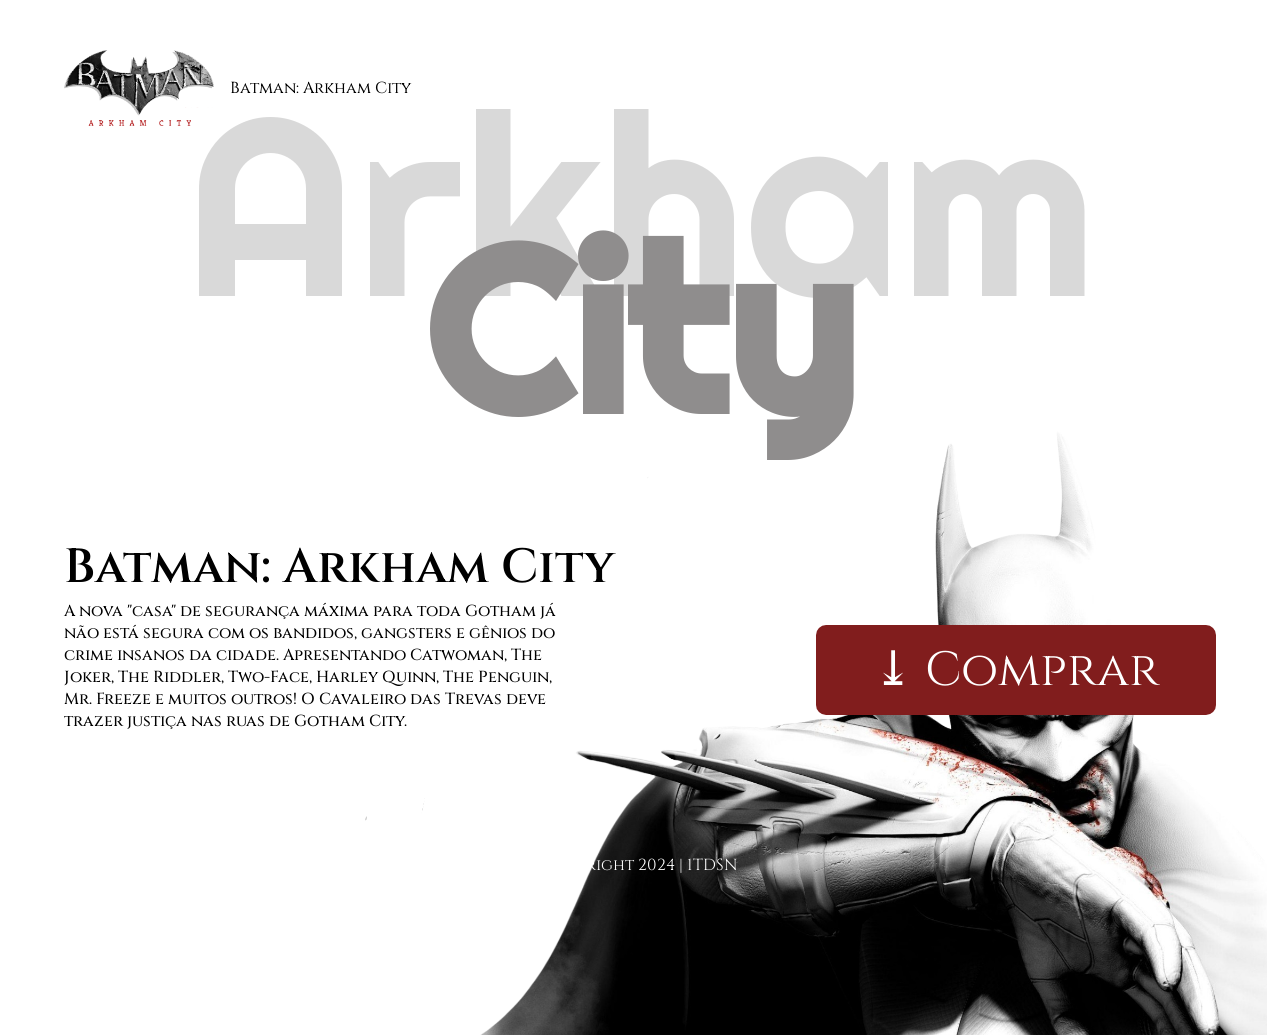
<file: Progração Web I/Batman: Arkham City/index.html>
<!DOCTYPE html>
<html lang="pt-br">
<head>
    <meta charset="UTF-8">
    <meta name="viewport" content="width=device-width, initial-scale=1.0">
    <title>Batman: Arkham City</title>
    <link rel="stylesheet" href="./style.css">
</head>
<body>
    <header>
        <div class="container">
            <a href="https://www.steamgriddb.com/game/15973">    
                <img src="./img/logo.png">
                <span>Batman: Arkham City</span>
            </a>
        </div>
    </header>
    <main>
        <div class="container">
            <div class="title">
                <h1 class="title_text">City</h1>
                <span class="title_transparent">Arkham</span>
            </div>
            <div class="description">
                <h2 class="description_title">Batman: Arkham City</h2>
                <p class="description_text">
                    A nova "casa" de segurança máxima para toda Gotham já não está segura com os bandidos, gangsters e gênios do crime insanos 
                    da cidade. Apresentando Catwoman, The Joker, The Riddler, Two-Face, Harley Quinn, The Penguin, Mr. Freeze e muitos outros!
                    O Cavaleiro das Trevas deve trazer justiça nas ruas de Gotham City.
                </p>
            </div>
            <a href="https://store.steampowered.com/app/200260/Batman_Arkham_City__Game_of_the_Year_Edition/"
            class="action" target="_blank">
                &#10515; Comprar
            </a>
        </div>
    </main>
    <footer>
        <div class="container">
            <p class="footer_text">
                Copyright 2024 | 1TDSN
            </p>
        </div>
    </footer>
    <img class="batman-image" src="./img/batman.png" alt="Imagem Batman">
</body>
</html>
</file>
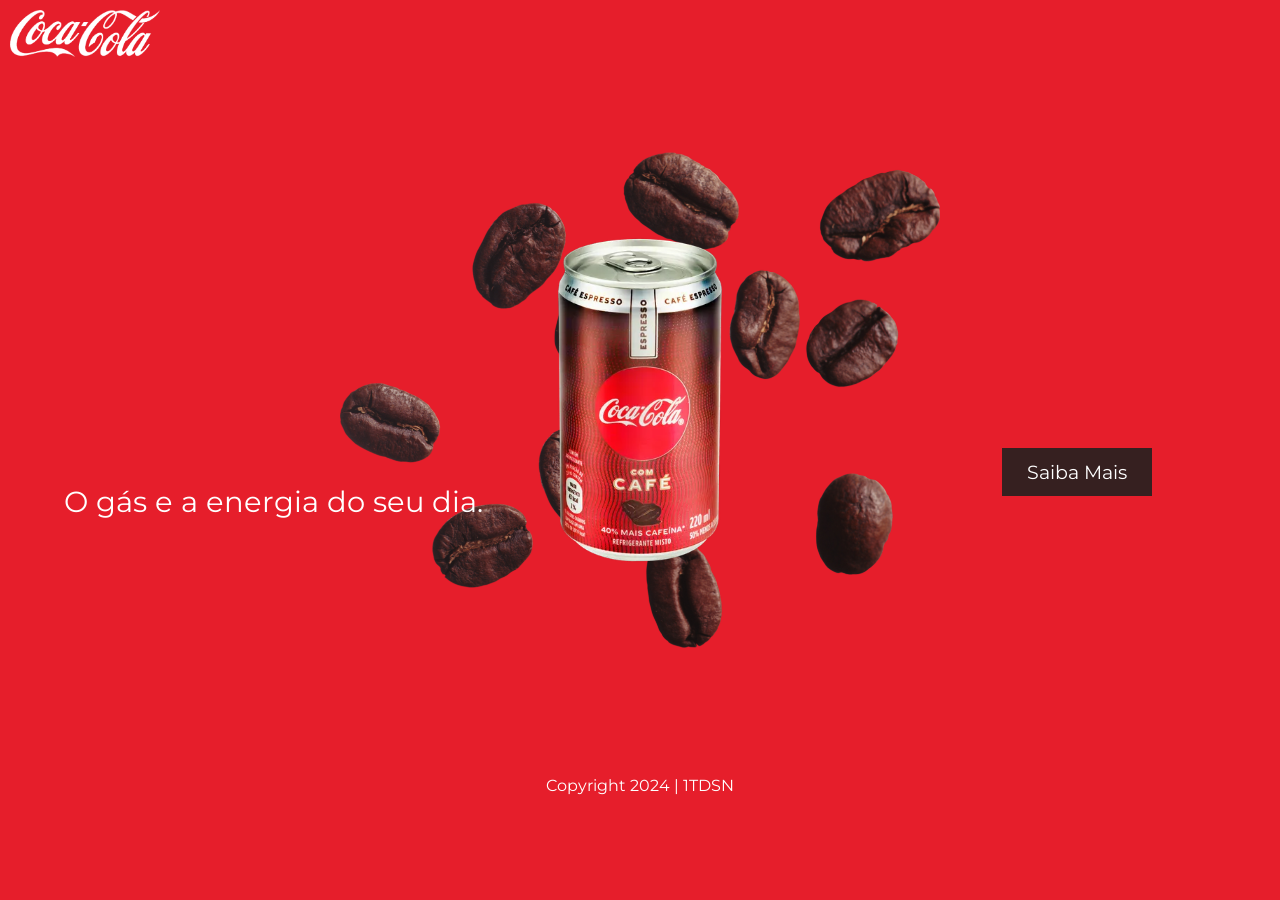
<file: Progração Web I/Coca Café/index.html>
<!DOCTYPE html>
<html lang="pt-br">
<head>
    <meta charset="UTF-8">
    <meta name="viewport" content="width=device-width, initial-scale=1.0">
    <title>Coca-Cola</title>
    <link rel="stylesheet" href="style.css">
</head>
<body>
    <header>
        <div class="header-container">
            <img src="./img/logo2.png" alt="Logo Coca-Cola" class="logo">
        </div>
    </header>

    <main>
        <div class="container">
            <img src="./img/coca.png" alt="Lata de Coca-Cola" class="coca-image">
            <img src="./img/cafe.png" alt="Grãos de café" class="cafe-image">
            <p class="description">O gás e a energia do seu dia.</p>
            <a href="https://andina.nasuacasa.coca-cola.com.br/coca-cola-plus-cafe-espresso-lata-220ml/p" class="action">Saiba Mais</a>
        </div>
    </main>

    <footer>
        <p>Copyright 2024 | 1TDSN</p>
    </footer>
</body>
</html>
</file>
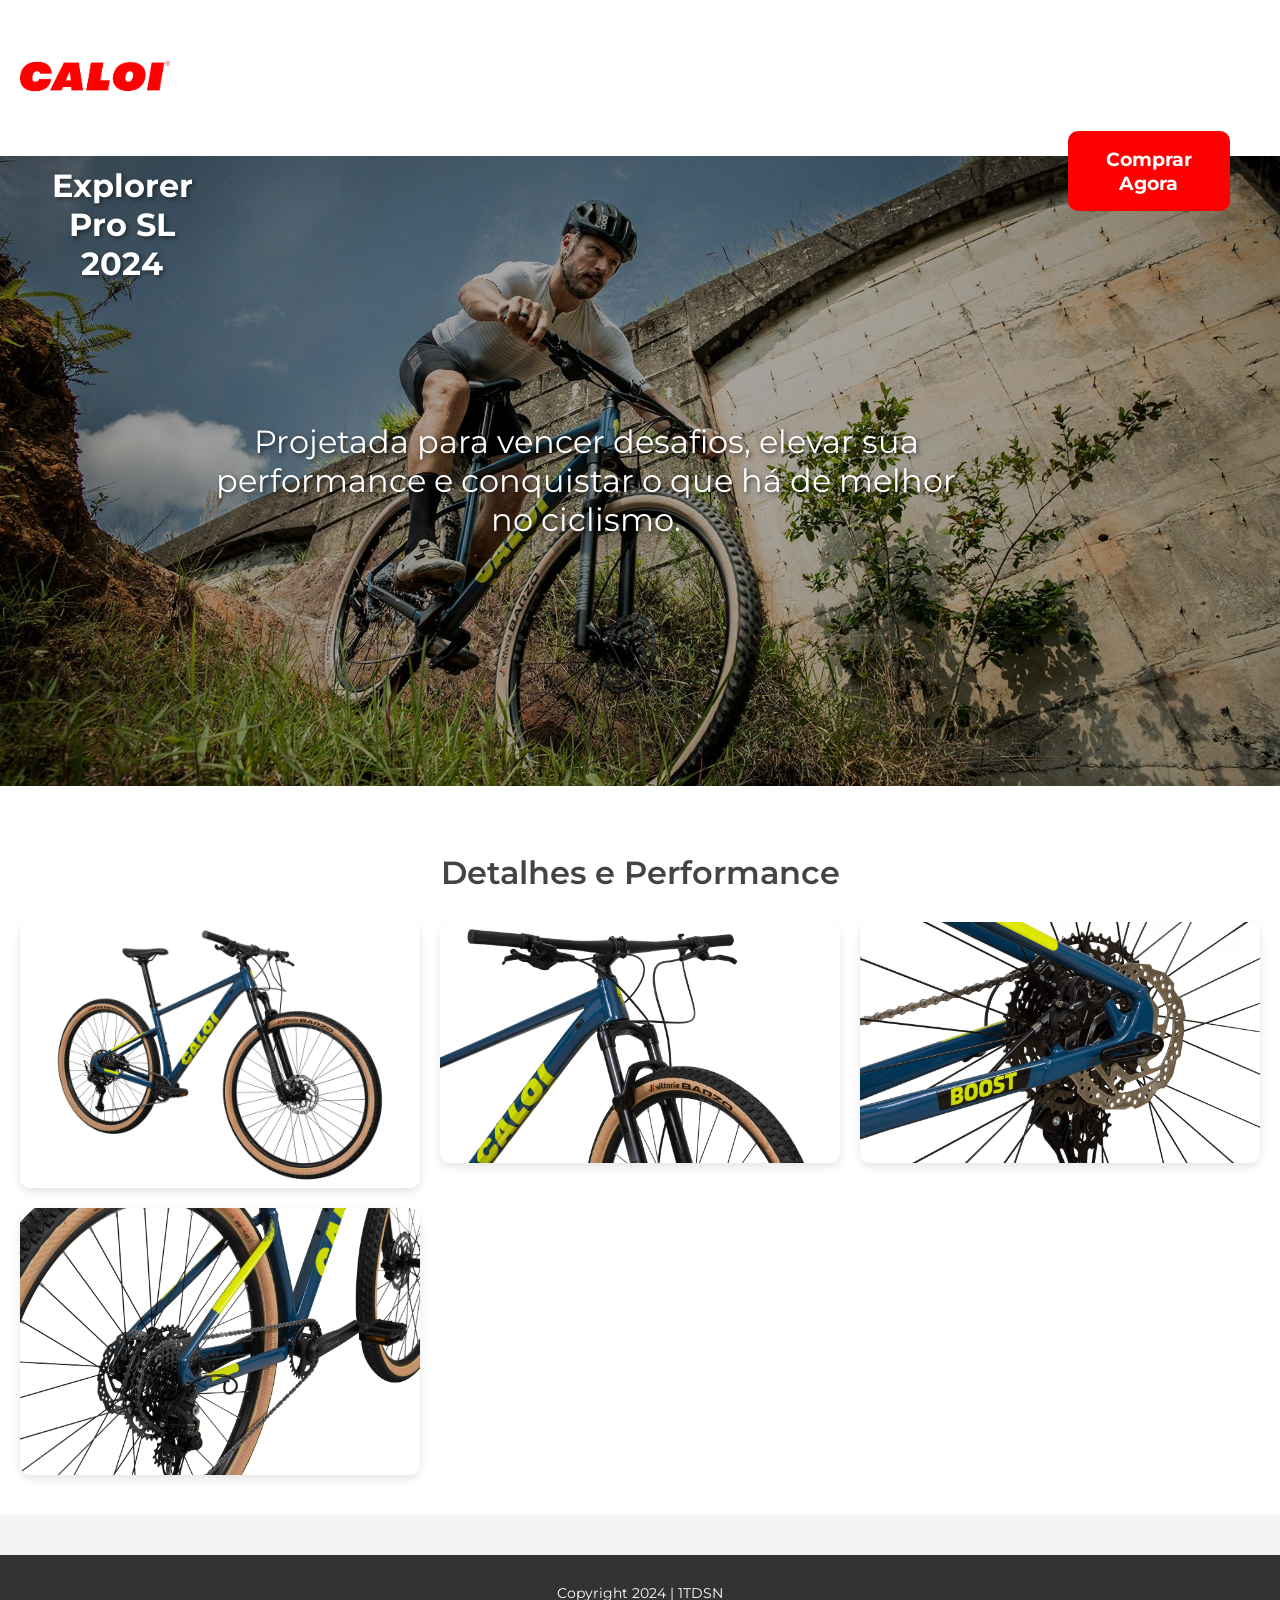
<file: Progração Web I/Explorer Pro SL 2024/index.html>
<!DOCTYPE html>
<html lang="pt-br">
<head>
    <meta charset="UTF-8">
    <meta name="viewport" content="width=device-width, initial-scale=1.0">
    <title>Explorer Pro SL</title>
    <link rel="stylesheet" href="style.css">
</head>
<body>
    <header>
        <div class="header-container">
            <a href="https://worldvectorlogo.com/pt/logo/caloi-2">
                <img src="./img/logo.png" alt="Logo da Caloi" class="logo">
            </a>
        </div>
    </header>
    
    <main>
        <div class="container">
            <div class="title">
                <h1 class="title_text">Explorer Pro SL 2024</h1>
            </div>
            <div class="description">
                <p class="description_text">
                    Projetada para vencer desafios, elevar sua performance e conquistar o que há de melhor no ciclismo.
                </p>
            </div>
            <a href="https://caloi.com/produto/explorer-pro-sl-2024" class="action" target="_blank">
                 Comprar Agora
            </a>
        </div>
    </main>

    <section class="gallery">
        <h2>Detalhes e Performance</h2>
        <div class="images-grid">
            <img src="./img/bike1.jpg" alt="Explorer Pro SL no fundo branco">
            <img src="./img/bike2.jpg" alt="Detalhes do quadro da Explorer Pro SL">
            <img src="./img/bike3.jpg" alt="Detalhes da transmissão da Explorer Pro SL">
            <img src="./img/bike4.jpg" alt="Detalhes das rodas da Explorer Pro SL">
        </div>
    </section>

    <footer>
        <p>Copyright 2024 | 1TDSN</p>
    </footer>
</body>
</html>
</file>
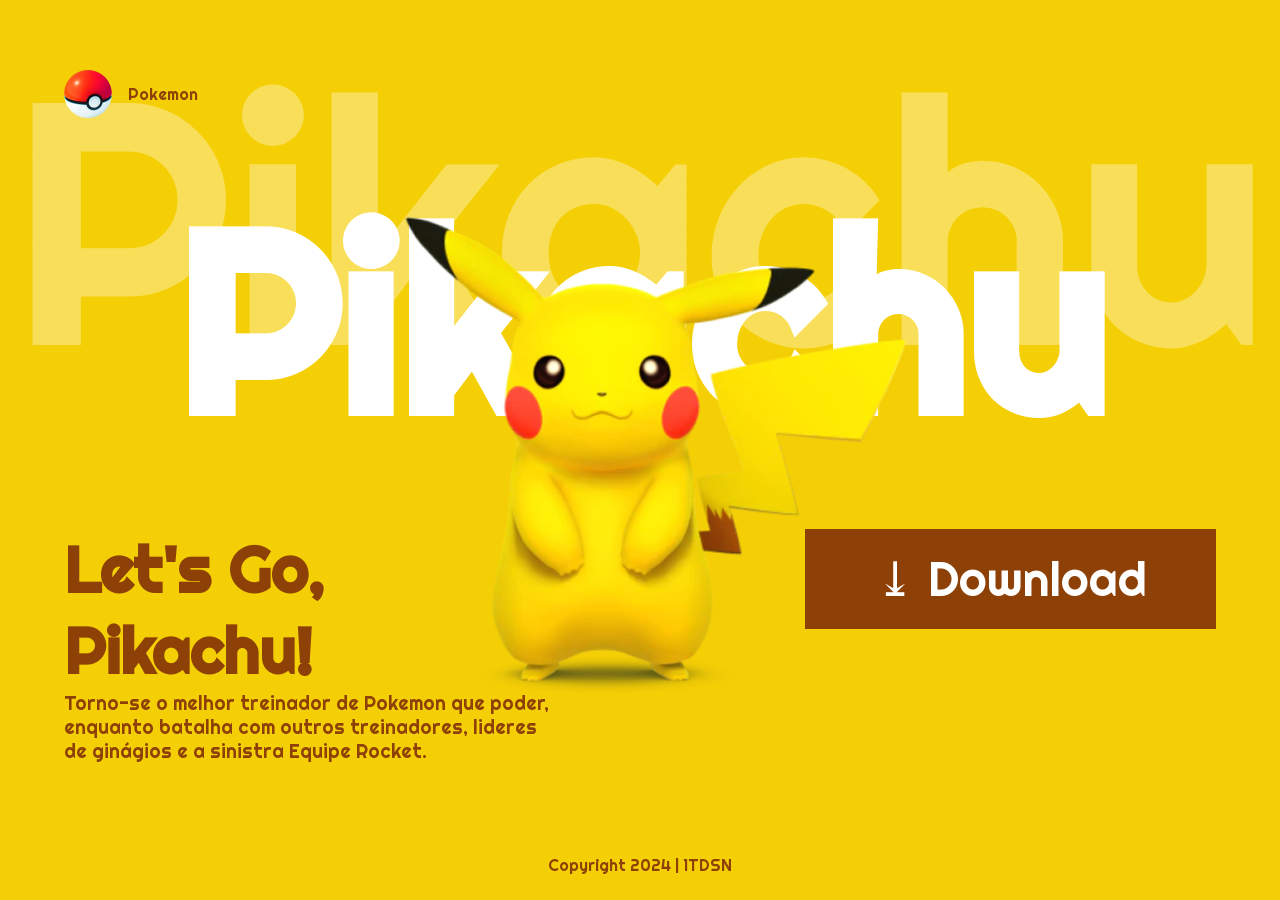
<file: Progração Web I/Pikachu Site/index.html>
<!DOCTYPE html>
<html lang="pt-br">
<head>
    <meta charset="UTF-8">
    <meta name="viewport" content="width=device-width, initial-scale=1.0">
    <title>Let's go, Pikachu</title>
    <link rel="stylesheet" href="./style.css">
</head>
<body>
    <header>
        <div class="container">
            <a href="https://pokemon.com/br/">    
            <img src="./img/poke-bola.png">
            <span>Pokemon</span>
            </a>
        </div>
    </header>
    <main>
        <div class="container">
            <div class="title">
                <h1 class="title_text">Pikachu</h1>
                <span class="title_transparent">Pikachu</span>
        </div>
        <div class="description">
            <h2 class="description_title">
                Let's Go, Pikachu!
            </h2>
            <p class="description_text">
                Torno-se o melhor treinador de Pokemon que poder,
                 enquanto batalha com outros treinadores, lideres de ginágios e a sinistra
                 Equipe Rocket.
            </p>
        </div>
        <a href="https://play.google.com/store/apps/details?id=jp.pokemon.pokemonquest"
        class="action" target="_blank">
            &#10515; Download
        </a>
    </div>
    </main>
    <footer>
        <div class="container">
            <p class="footer_text">
                Copyright 2024 | 1TDSN
            </p>
        </div>
    </footer>
    <img class="pikachu-image" src="./img/pikachu.png" alt="Imagem Pikachu">
</body>
</html>
</file>
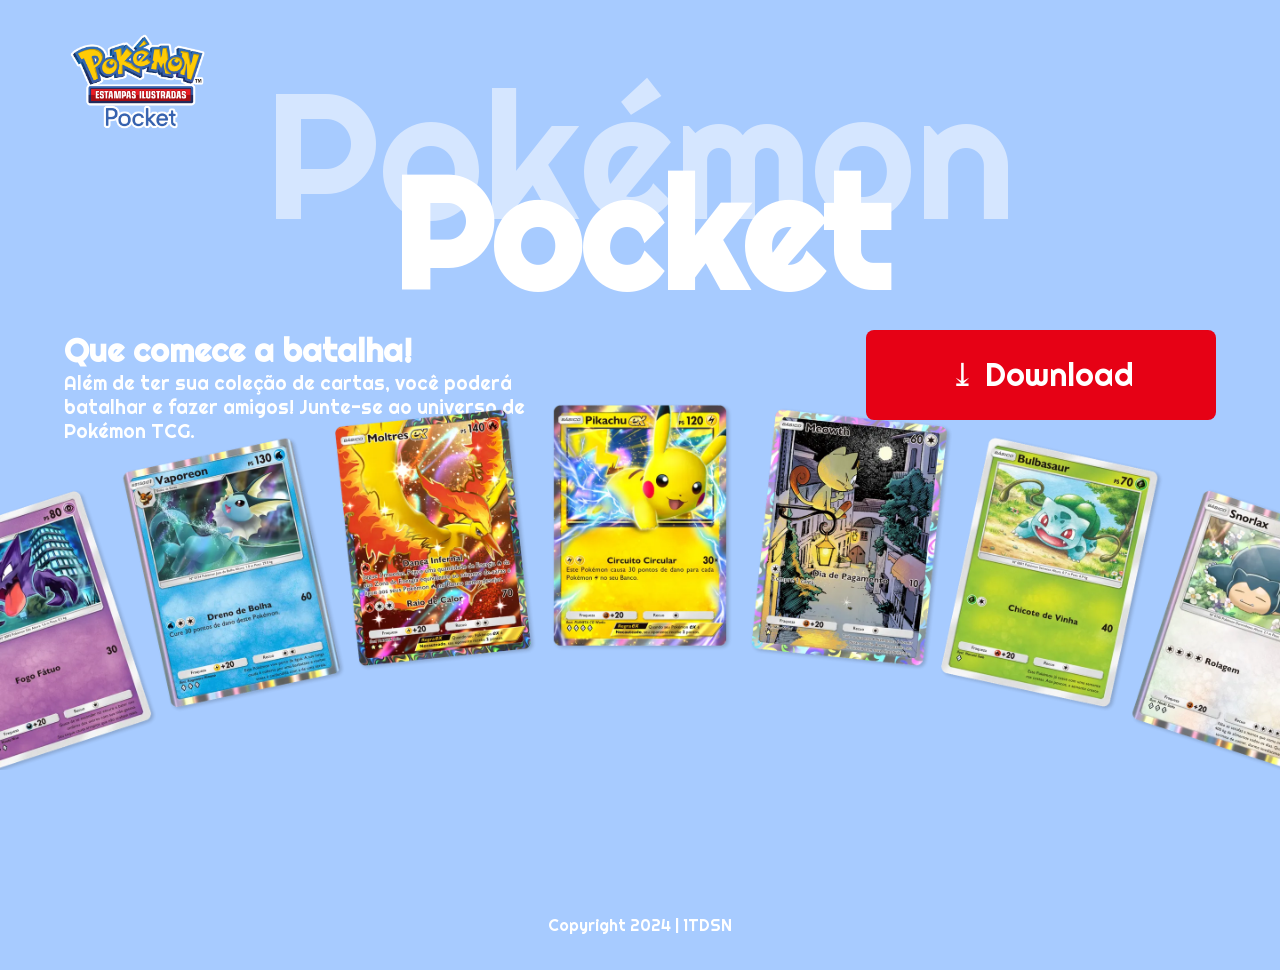
<file: Progração Web I/Site TCG Pocket/index.html>
<!DOCTYPE html>
<html lang="pt-br">
<head>
    <meta charset="UTF-8">
    <meta name="viewport" content="width=device-width, initial-scale=1.0">
    <title>TCG Pocket</title>
    <link rel="stylesheet" href="./style.css">
</head>
<body>
    <header>
        <div class="container">
            <a href="https://pokemon.com/br/">    
            <img src="./img/tcglogo.png">
            </a>
        </div>
    </header>
    <main>
        <div class="container">
            <div class="title">
                <h1 class="title_text">Pocket</h1>
                <span class="title_transparent">Pokémon</span>
        </div>
        <div class="description">
            <h2 class="description_title">
                Que comece a batalha!
            </h2>
            <p class="description_text">
                Além de ter sua coleção de cartas,
                você poderá batalhar e fazer amigos! Junte-se
                ao universo de Pokémon TCG.
            </p>
        </div>
        <a href="https://play.google.com/store/apps/details?id=jp.pokemon.pokemontcgp"
        class="action" target="_blank">
            &#10515; Download
        </a>
    </div>
    </main>
    <img class="tcg-image" src="./img/tcg.png" alt="Imagem TCG">
    <footer>
        <div class="container"> 
            <p class="footer_text">
                Copyright 2024 | 1TDSN
            </p>
        </div>
    </footer>
</body>
</html>
</file>
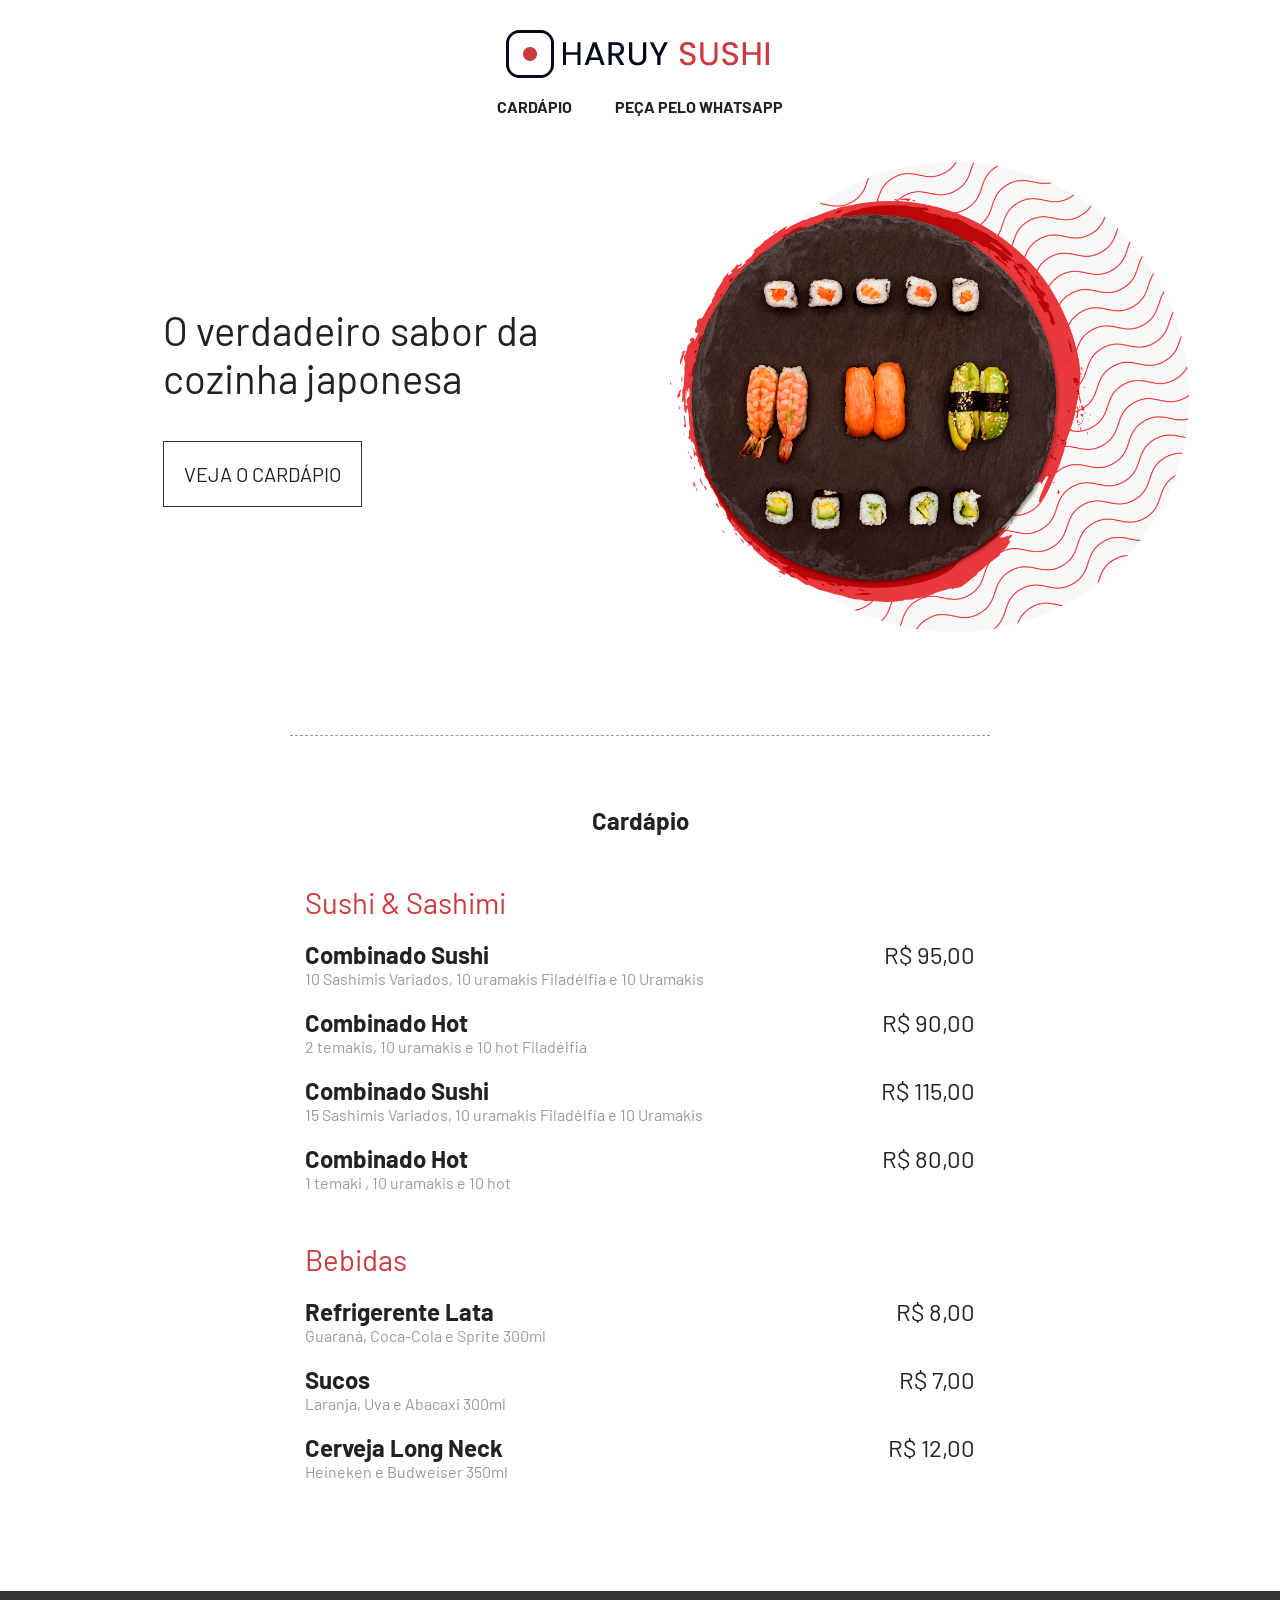
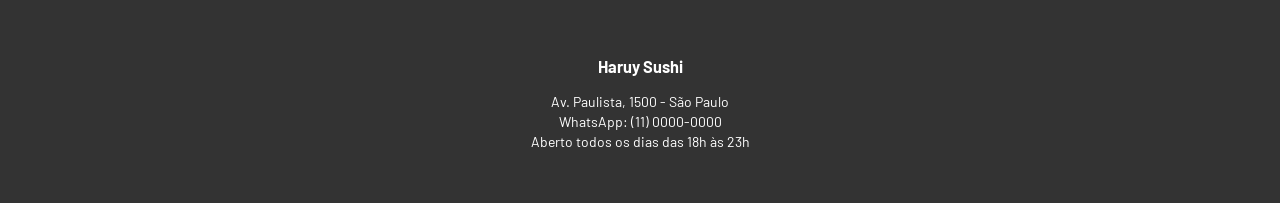
<file: Progração Web I/Sushi/index.html>
<!DOCTYPE html>
<html lang="pt-br">
<head>
    <meta charset="UTF-8">
    <meta name="viewport" 
          content="width=device-width, initial-scale=1.0">
    <title>Haruy Sushi</title>
    <link rel="stylesheet" href="./style.css">
</head>
<body>
    <header class="header">
        <img src="./IMG/logo.png" 
             alt="Haruy Sushi">                    
        <nav class="menu">
            <ul class="menu-links">
                <li><a href="#cardapio">CARDÁPIO</a></li>    
                <li><a href="https://wa.me/5511974614291">PEÇA PELO WHATSAPP</a></li>    
            </ul>            
        </nav>
    </header>

    <section class="banner">
        <div class="coluna">
            <p>O verdadeiro sabor da cozinha japonesa</p>
            <p><a class="botao" href="#cardapio">VEJA O CARDÁPIO</a></p>
        </div>
        <div class="coluna">
            <img src="./IMG/banner.png" alt="Prato">
        </div>
    </section>

    <section class="cardapio" id="cardapio">
        <h1>Cardápio</h1>
        <div class="cardapio-categoria">
            Sushi & Sashimi
        </div>        
        <div class="cardapio-item">
            <div class="cardapio-nome">Combinado Sushi</div>
            <div class="cardapio-preco">R$ 95,00</div>
            <div class="cardapio-descricao">10 Sashimis Variados, 10 uramakis Filadélfia e 10 Uramakis</div>            
        </div>     

        <div class="cardapio-item">
            <div class="cardapio-nome">Combinado Hot</div>            
            <div class="cardapio-preco">R$ 90,00</div>
            <div class="cardapio-descricao">2 temakis, 10 uramakis e 10 hot Filadélfia</div>
        </div>
        <div class="cardapio-item">
            <div class="cardapio-nome">Combinado Sushi</div>            
            <div class="cardapio-preco">R$ 115,00</div>
            <div class="cardapio-descricao">15 Sashimis Variados, 10 uramakis Filadélfia e 10 Uramakis</div>
        </div>
        <div class="cardapio-item">
            <div class="cardapio-nome">Combinado Hot</div>            
            <div class="cardapio-preco">R$ 80,00</div>
            <div class="cardapio-descricao">1 temaki , 10 uramakis e 10 hot</div>
        </div>

        <div class="cardapio-categoria">
            Bebidas
        </div> 

        <div class="cardapio-item">
            <div class="cardapio-nome">Refrigerente Lata</div>            
            <div class="cardapio-preco">R$ 8,00</div>
            <div class="cardapio-descricao">Guaraná, Coca-Cola e Sprite 300ml</div>
        </div>
        <div class="cardapio-item">
            <div class="cardapio-nome">Sucos</div>            
            <div class="cardapio-preco">R$ 7,00</div>
            <div class="cardapio-descricao">Laranja, Uva e Abacaxi 300ml</div>
        </div>
        <div class="cardapio-item">
            <div class="cardapio-nome">Cerveja Long Neck</div>            
            <div class="cardapio-preco">R$ 12,00</div>
            <div class="cardapio-descricao">Heineken e Budweiser 350ml</div>
        </div> 
    </section>

    <footer>
        <h3><b>Haruy Sushi</b></h3>
        <p>Av. Paulista, 1500 - São Paulo</p>
        <p>WhatsApp: (11) 0000-0000</p>
        <p>Aberto todos os dias das 18h às 23h </p>
    </footer>
</body>
</html>
</file>
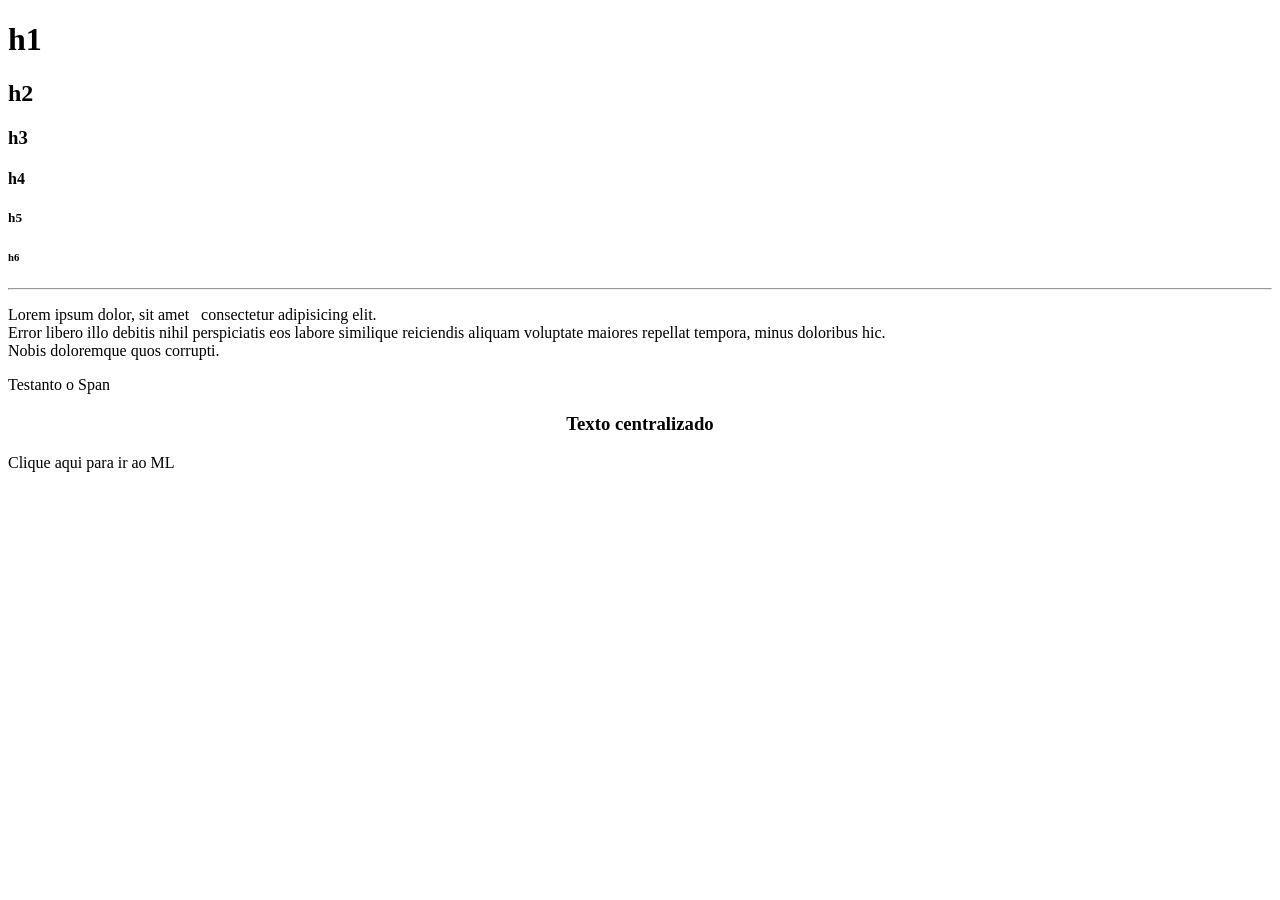
<file: exercicio01.html>
<!DOCTYPE html>
<html lang="pt-br">
<head>
    <meta charset="UTF-8">
    <meta name="viewport" content="width=device-width, initial-scale=1.0">
    <title>Exercício 01</title>
</head>
<body>
    <!-- Linha de Título -->
     <h1>h1</h1>
     <h2>h2</h2>
     <h3>h3</h3>
     <h4>h4</h4>
     <h5>h5</h5>
     <h6>h6</h6> 
     <!-- linha horizontal -->
     <hr>
     <!-- Parágrafo -->
      <p>
        Lorem ipsum dolor, sit amet &nbsp consectetur adipisicing elit. 
        <br> Error libero illo debitis nihil perspiciatis eos labore similique reiciendis aliquam voluptate maiores repellat tempora, minus doloribus hic. 
        <br> Nobis doloremque quos corrupti.
    </p>
    <!-- Texto com span -->
     <span>Testanto o Span </span>
     <!-- centralizar -->
      <center>
        <h3>
            Texto centralizado
        </h3>
      </center>
      <!-- Link simples -->
       <a href="https://www.mercadolivre.com.br/" ></a>
      Clique aqui para ir ao ML
</body>
</html>
</file>
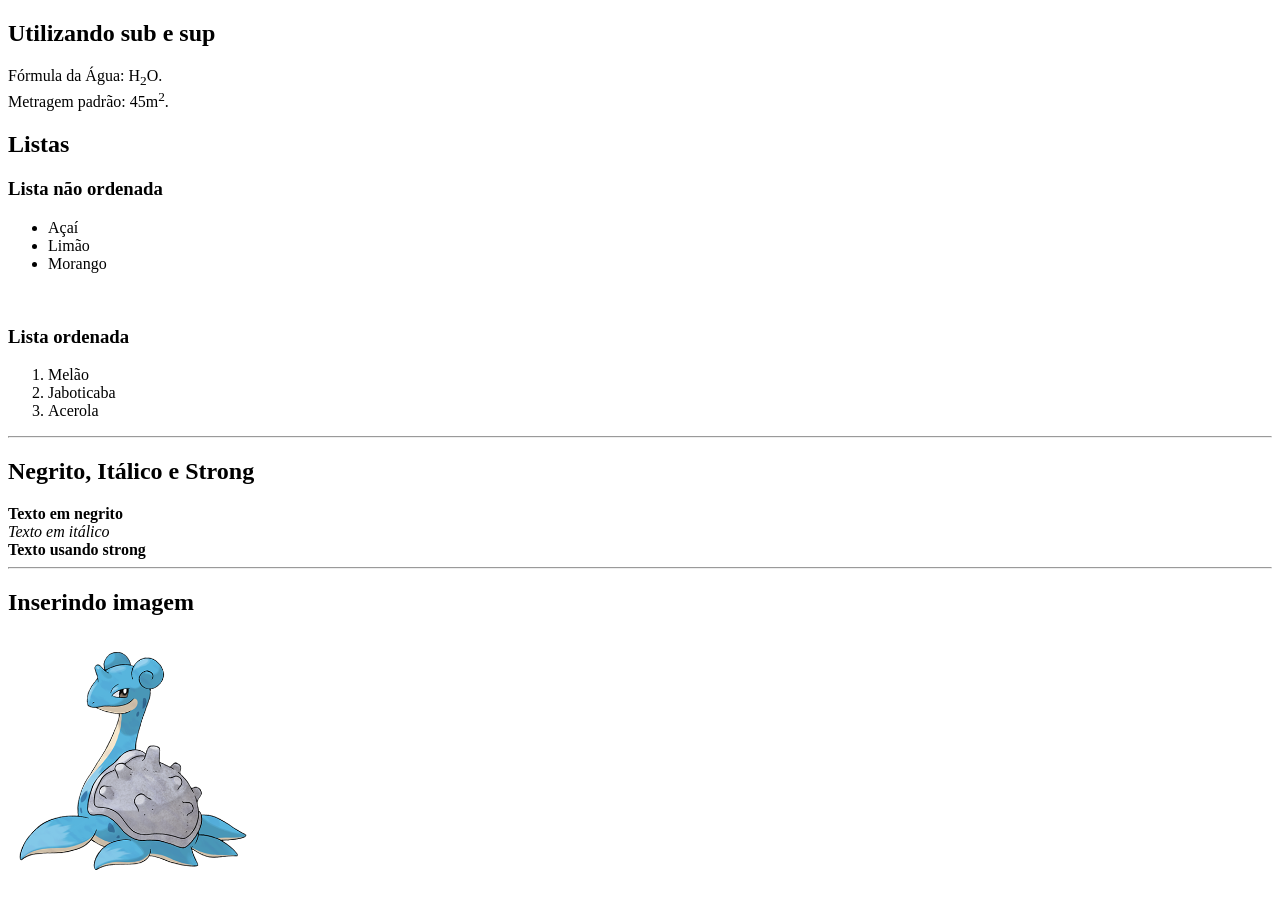
<file: exercicio02.html>
<!DOCTYPE html>
<html lang="pt-br">
<head>
    <meta charset="UTF-8">
    <meta name="viewport" content="width=device-width, initial-scale=1.0">
    <title>Document</title>
</head>
<body>
    <h2>Utilizando sub e sup</h2>
      Fórmula da Água: H<sub>2</sub>O.<br>
      Metragem padrão: 45m<sup>2</sup>.<br>
    
    <h2>Listas</h2>
     <h3>Lista não ordenada</h3>
     <ul>
        <li>Açaí</li>
        <li>Limão</li>
        <li>Morango</li>
     </ul><br>
     
     <h3>Lista ordenada</h3>
     <ol>
        <li>Melão</li>
        <li>Jaboticaba</li>
        <li>Acerola</li>
     </ol>
    <hr>
    <h2>Negrito, Itálico e Strong</h2>
        <b>Texto em negrito</b><br>
        <i>Texto em itálico</i><br>
        <strong>Texto usando strong</strong>
    <hr>
    <h2>Inserindo imagem</h2>
    <img src="lapras.png" alt="Foto do Lapras" width="250px" height="250px">

</body>
</html>
</file>
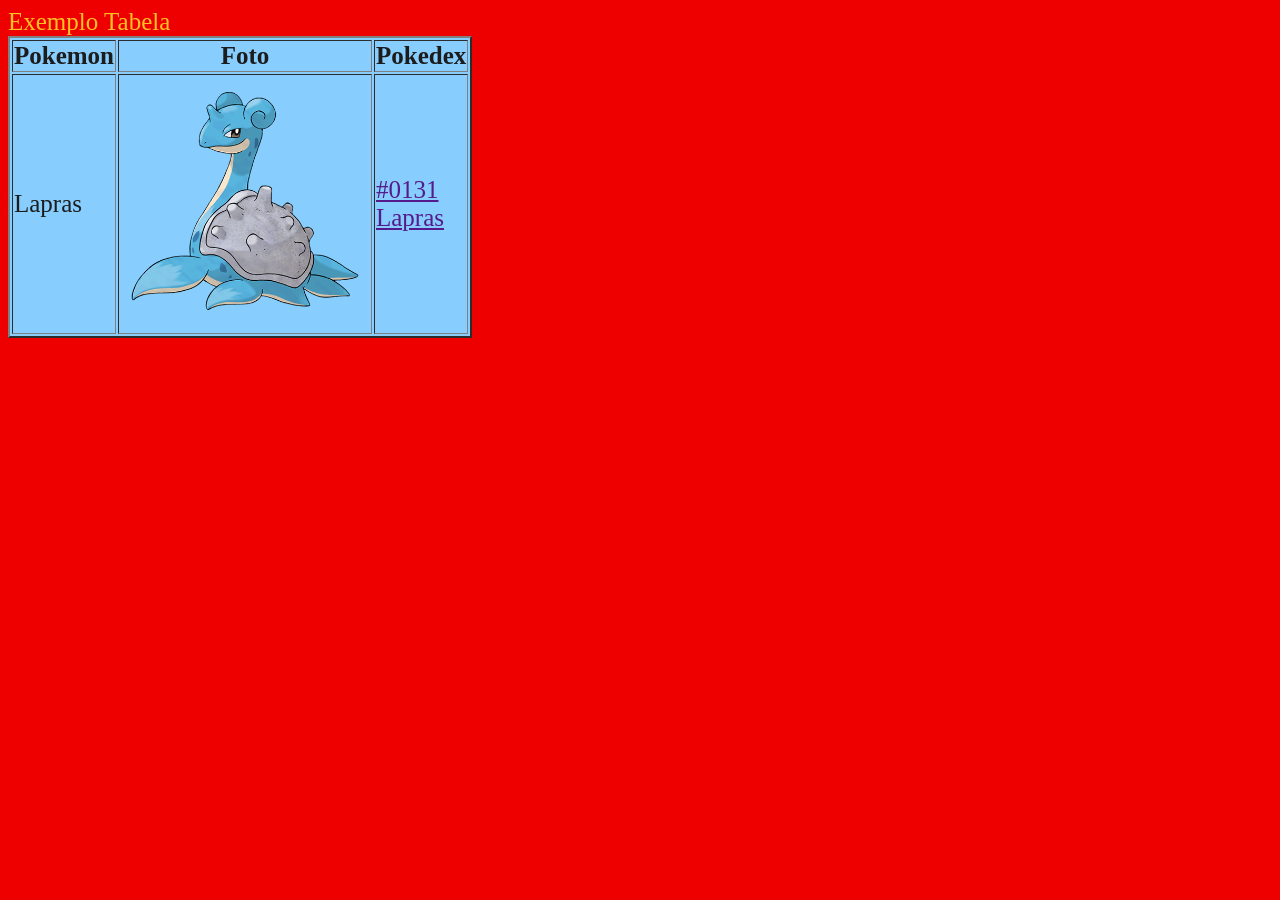
<file: exercicio03.html>
<!DOCTYPE html>
<html lang="pt-br">
<head>
    <meta charset="UTF-8">
    <meta name="viewport" content="width=device-width, initial-scale=1.0">
    <title>Tabela</title>
</head>
<body style=" background-color: #EE0000; color: #FFC125; font-family: 'Times New Roman'; font-size: 25px; "
    <h1 style= "color: #FFC125"> Exemplo Tabela </h1>
    <!-- <Inicio da tabela> -->
    <table  width="25%"
            border="2px" 
            style="background-color: #87CEFF;color:#1C1C1C;font-family: 'Times New Roman'; font-size: 25px;"> 
        
        <tr><!-- Inicio da linha -->
            <th>Pokemon</th>
            <th>Foto</th>
            <th>Pokedex</th>
        </tr><!--  Final da linha -->
           <tr> <!-- Inicio da linha  -->
            <td>Lapras</td>
            <td><img src="lapras.png" alt="Lapras" width="250px" height="250px"></td>
            <td><a href=""> #0131 Lapras </a></td>
        </tr><!-- Final da linha -->
   </table> <!-- Final da tabela -->
</body>
</html>
</file>
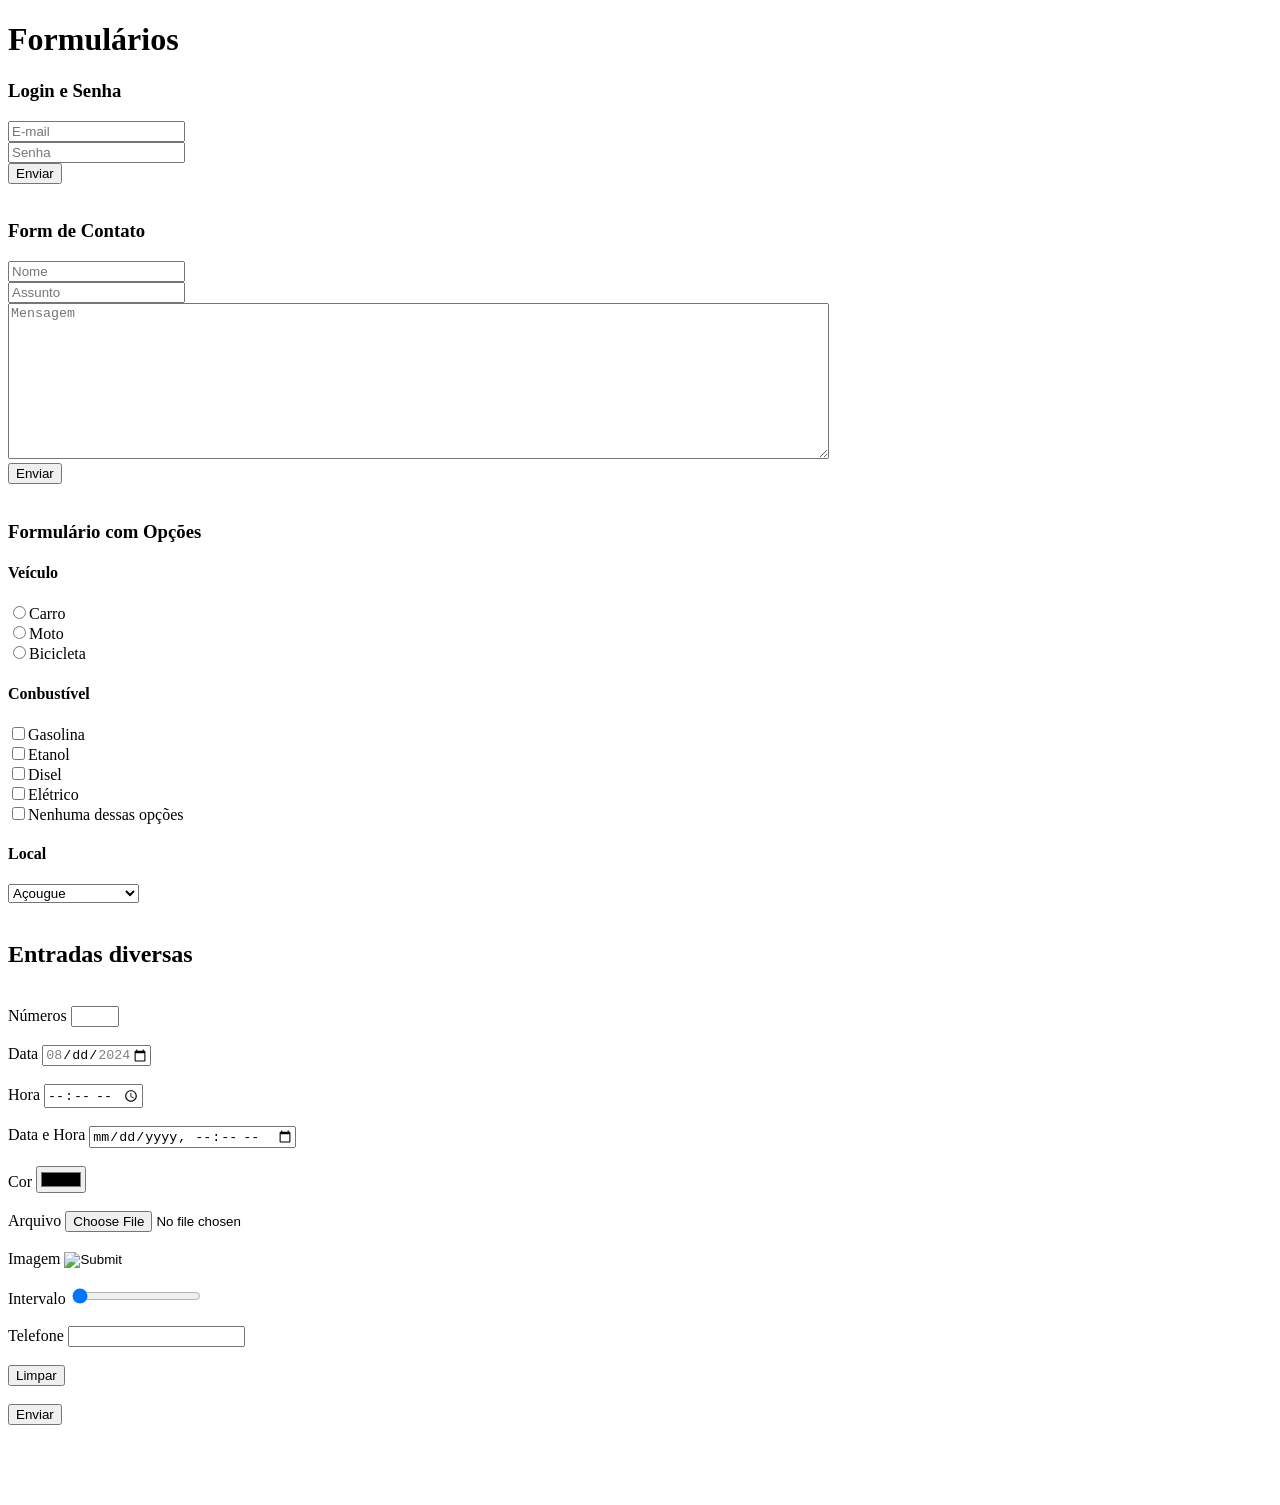
<file: exercicio05.html>
<!DOCTYPE html>
<html lang="pt-br">
<head>
    <meta charset="UTF-8">
    <meta name="viewport" content="width=device-width, initial-scale=1.0">
    <title>Login e Senha</title>
</head>
<body>
    <h1>Formulários</h1>
    <h3>Login e Senha</h3>
    <form action=" " method="post">
        <input type="email" placeholder="E-mail"required><br>
        <input type="password" placeholder="Senha"required><br>
        <button type="submit">Enviar</button>
    </form>
    <br><h3>Form de Contato</h3>
    <form action=""method="post">
        <input type="text" placeholder="Nome" required><br>
        <input type="text" placeholder="Assunto" required><br>
        <textarea cols="100" rows="10" placeholder="Mensagem"></textarea><br>
        <input type="button" value="Enviar">
    </form>
    <br><h3>Formulário com Opções</h3>
    <form action="" method="post">
        <h4>Veículo</h4>
        <input type="radio" name="tipo">Carro<br>
        <input type="radio" name="tipo">Moto<br>
        <input type="radio" name="tipo">Bicicleta<br>
        
        <h4>Conbustível</h4>
        <input type="checkbox">Gasolina<br>
        <input type="checkbox">Etanol<br>
        <input type="checkbox">Disel<br>
        <input type="checkbox">Elétrico<br>
        <input type="checkbox">Nenhuma dessas opções<br>

        <h4>Local</h4>
        <select>
            <option>Açougue</option>
            <option>Padaria</option>
            <option>Farmácia</option>
            <option>Posto de Gasolina</option>
        </select>
    </form>
    
    <br><h2>Entradas diversas</h2><br>
    <form 0action="" method="post">
        Números <input type="number" 
        max="20" min="1"><br>
        <br>
        Data <input type="date"
        min="2024-08-10" max="2024-08-30"><br>
        <br>
        Hora <input type="time"><br>
        <br>
        Data e Hora <input type="datetime-local"><br>
        <br>
        Cor <input type="color"><br>
        <br>
        Arquivo <input type="file"><br>
        <br>
        Imagem <input type="image"><br>
        <br>
        Intervalo <input type="range" min="1" max="20" step="1" value="1"><br>
        <br>
        Telefone <input type="tel"><br>
        <br>
        <input type="reset" value="Limpar"><br>
        <br>
        <input type="submit" value="Enviar">
    </form>
    <br><br><br><br>
</body>
</html>
</file>
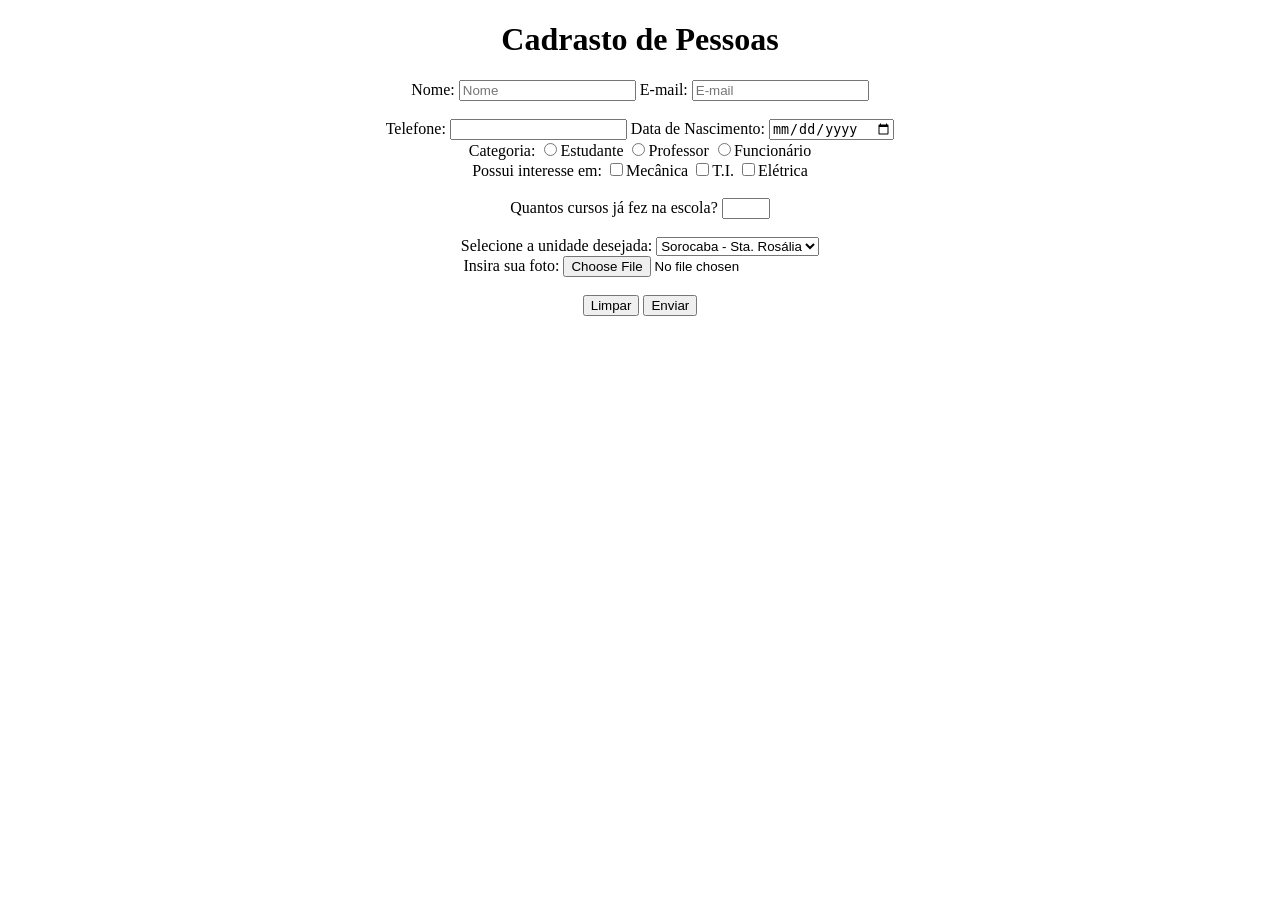
<file: exercicio06.html>
<!DOCTYPE html>
<html lang="pt-br">
<head>
    <meta charset="UTF-8">
    <meta name="viewport" content="width=device-width, initial-scale=1.0">
    <title>Formulário</title>
</head>
<body>
    <h1><center>Cadrasto de Pessoas</center></h1>
    <form action="" method="post">
        <center>Nome: <input type="text" placeholder="Nome" required> E-mail: <input type="email" placeholder="E-mail"required></center>
        <br>
        <center>Telefone: <input type="tel"> Data de Nascimento: <input type="date"></center>
        <center>Categoria: <input type="radio" name="tipo">Estudante <input type="radio" name="tipo">Professor <input type="radio" name="tipo">Funcionário</center>
        <center>Possui interesse em: <input type="checkbox">Mecânica <input type="checkbox">T.I. <input type="checkbox">Elétrica</center>
        <br>
        <center>Quantos cursos já fez na escola? <input type="number" max="10" min="0"></center>
        <br>
        <center>Selecione a unidade desejada: <select><option>Sorocaba - Sta. Rosália</option> </select></center>
        <center>Insira sua foto: <input type="file"></center>
        <br>
        <center><input type="reset" value="Limpar"> <input type="submit" value="Enviar"></center>
    </form>
</body>
</html>
</file>
<file: Progração Web I/Batman: Arkham City/style.css>
@import url('https://fonts.googleapis.com/css2?family=Righteous&display=swap');
@import url('https://fonts.googleapis.com/css2?family=Cinzel:wght@400..900&display=swap');

* {
    margin: 0;
    padding: 0;
    box-sizing: border-box;
}

:root {
    --primary-color: #fff;
    --secondary-color: #000000;
    --tertiary-color: #811d1d;
}

body {
    height: 100vh;
    background-color: var(--primary-color);
    display: flex;
    flex-direction: column;
    font-family: 'Righteous', cursive;
}

.container {
    height: 100%;
    display: grid;
    grid-template-columns: repeat(12, 1fr);
    width: 90vw;
    margin: auto;
}

header {
    margin-top: 50px;
}
header img {
    width: 150px;
    height: auto;
}
header a {
    grid-column: 1/-1;
    display: flex;
    align-items: center;
    gap: 16px;
    text-decoration: none;
    color: var(--secondary-color);
    font: 2rem;
    font-family: 'Cinzel', serif;
    font-weight: 450;
}

main {
    flex-grow: 1;
}

.title {
    position: relative;
    grid-column: 1/-1;
    place-self: center;
    display: flex;
    flex-direction: column;
    justify-content: center;
    align-items: center;
}

.title_text {
    font-size: 18vw;
    color: #8f8d8d;
}

.title_transparent {
    position: absolute;
    top: -50%;
    font-size: 20vw;
    color: #8f8d8d56;
    z-index: -1;
}

.description {
    grid-column: 1/7;
    place-self: start;
    color: var(--secondary-color);
    z-index: 1;
}
.description_title {
    font-size: 3rem;
    color: var(--secondary-color);
    font-family: 'Cinzel', serif;
    font-weight: 600;
}

.description_text {
    color: var(--secondary-color);
    width: 500px;
    font-size: 1rem;
    font-family: 'Cinzel', serif;
    font-weight: 500;
}

.action {
    grid-column: 7/-1;
    place-self: start end;
    height: 90px;
    width: 400px;
    background-color: var(--tertiary-color);
    color: #fff;
    font-size: 3rem;
    text-decoration: none;
    display: flex;
    justify-content: center;
    align-items: center;
    z-index: 1;
    font-family: 'Cinzel', serif;
    border-radius: 10px;
    margin-top: 90px;
}

.footer_text {
    grid-column: 1/-1;
    place-self: center;
    margin-bottom: 24px;
    color: var(--primary-color);
    font-size: 1rem;
    font-family: 'Cinzel', serif;
}

.batman-image {
    position: absolute;
    top: 115%;
    left: 99%;
    transform: translate(-100%, -100%);
    max-width: 80%;
    height: auto;
    z-index: -1;
}

/* Responsividade */
@media (max-width: 800px) {
    .container {
        grid-template-columns: 1fr;
    }

    header {
        margin-top: 30px;
    }

    .title {
        place-self: start center;
        transform: translateY(20%);
    }

    .description {
        grid-column: 1;
        grid-row: 2;
        text-align: center;
    }

    .action {
        grid-column: 1;
        grid-row: 3;
        place-self: end center;
        margin-bottom: 24px;
    }

    .footer_text {
        display: none;
    }
}

@media (max-width: 400px) {
    .description_title {
        font-size: 7vw;
        padding-top: 230px;
    }

    .description_text {
        display: none;
    }

    .action {
        width: 100%;
        font-size: 7vw;
    }

    .batman-image {
        width: 90vw;
    }
}
</file>
<file: Progração Web I/Coca Café/style.css>
@import url('https://fonts.googleapis.com/css2?family=Montserrat:wght@100..900&display=swap');

body {
    font-family: 'Montserrat', sans-serif;
    margin: 0;
    padding: 0;
    background-color: #E61E2B;
    color: #fff;
    text-align: center;
}

.header-container {
    padding: 20px;
    position: relative;
}

.logo {
    position: absolute;
    top: 10px;
    left: 10px;
    width: 150px;
}

.container {
    display: flex;
    flex-direction: column;
    align-items: center;
    justify-content: center;
    height: 80vh;
    gap: 20px;
    position: relative;
}

.cafe-image {
    width: 600px;
    height: auto;
    position: absolute;
    z-index: 1;
    top: 50%;
    left: 50%;
    transform: translate(-50%, -50%);
}

.coca-image {
    width: 350px;
    height: auto;
    position: relative;
    z-index: 2;
    box-shadow: 20px rgba(0, 0, 0, 0.5)
}

.description {
    font-size: 1.8em;
    position: absolute;
    top: 60%; 
    left: 5%;
    transform: translateY(-50%);
    text-align: left;
    max-width: 40%;
    z-index: 1;
}


.action {
    display: inline-block;
    padding: 12px 25px;
    font-size: 1.2em;
    color: #fff;
    background-color: #362020;
    text-decoration: none;
    transition: background-color 0.3s ease, transform 0.2s;
    position: absolute;
    top: 60%;
    right: 10%;
    transform: translateY(-50%);
    text-align: center;
}

.action:hover {
    background-color: #362020;
    transform: scale(1.05);
}

.footer {
    color: #fff;
    text-align: center;
    padding: 15px 0;
    font-size: 0.9em;
}

/* Responsividade */
@media (max-width: 768px) {
    .coca-image {
        width: 300px;
    }

    .cafe-image {
        width: 150px;
    }

    .description {
        font-size: 1.2em;
        margin-left: 5%;
    }

    .action {
        font-size: 1em;
        padding: 10px 20px;
    }
}

@media (max-width: 480px) {
    .coca-image {
        width: 200px;
    }

    .cafe-image {
        width: 100px;
    }

    .description {
        font-size: 1em;
        margin-left: 5%;
    }

    .action {
        font-size: 0.8em;
        padding: 8px 15px;
    }
}
</file>
<file: Progração Web I/Explorer Pro SL 2024/style.css>
@import url('https://fonts.googleapis.com/css2?family=Montserrat:wght@100..900&display=swap');

body {
    font-family: 'Montserrat', sans-serif;
    margin: 0;
    padding: 0;
    background-color: #f4f4f4;
    color: #333;
}

.header-container {
    padding: 20px;
    background-color: #fff;
    position: relative;
}

.logo {
    width: 150px;
}

.container {
    position: relative;
    background: url('./img/bike5.jpg') no-repeat center center;
    height: 70vh;
    background-size: cover;
    display: flex;
    align-items: center;
    justify-content: flex-start;
    padding-left: 40px;
}

.container::before {
    content: '';
    position: absolute;
    top: 0;
    left: 0;
    right: 0;
    bottom: 0;
    background: #0005;
    z-index: 1;
}

.content {
    position: relative;
    z-index: 2;
    max-width: 500px;
    color: #fff;
}

.title {
    display: flex;
    flex-direction: column;
    justify-content: center;
    align-items: center;
    text-align: center;
    z-index: 1;
    place-self: start;
}

.title_text {
    font-size: 2rem;
    color: #fff;
    margin: 10px 0;
    font-weight: bold;
    text-shadow: 2px 2px 4px #0007;
}

.description {
    display: flex;
    flex-direction: column;
    justify-content: center;
    align-items: center;
    text-align: center;
    z-index: 1;
    grid-column: 1/-1;
    place-self: middle;
}

.description_text {
    font-size: 2rem;
    margin-top: 50px;
    color: #fff;
    text-shadow: 2px 2px 4px #0009;
}

.action {
    grid-column: 7/-1;
    height: 60px;
    width: 300px;
    color: #fff;
    background-color: #FF0000;
    font-size: 1.2rem;
    text-decoration: none;
    text-align: center;
    font-weight: bold;
    display: flex;
    justify-content: center;
    align-items: center;
    z-index: 1;
    border-radius: 10px;
    margin-top: -600px;
    margin-left: 100px;
    margin-right: 50px;
    padding: 10px;
}

.gallery {
    padding: 40px 20px;
    text-align: center;
    background-color: #fff;
}

.gallery h2 {
    font-size: 2em;
    margin-bottom: 30px;
    color: #444;
    font-weight: 600;
}

.images-grid {
    display: grid;
    grid-template-columns: repeat(auto-fit, minmax(300px, 1fr));
    gap: 20px;
}

.images-grid img {
    width: 100%;
    border-radius: 10px;
    box-shadow: 0 4px 8px rgba(0, 0, 0, 0.1);
    transition: transform 0.3s ease;
}

.images-grid img:hover {
    transform: scale(1.05);
}

footer {
    background-color: #333;
    color: #fff;
    text-align: center;
    padding: 15px 0;
    font-size: 0.9em;
    margin-top: 40px;
}

@media (max-width: 1024px) {
    .container {
        height: 50vh;
        padding-left: 20px;
    }

    .title_text, .description_text {
        font-size: 1.5rem;
    }

    .action {
        width: 250px;
        font-size: 1rem;
        margin-top: -400px;
    }
}

@media (max-width: 768px) {
    .container {
        justify-content: center;
        padding-left: 10px;
    }

    .title_text, .description_text {
        font-size: 1.2rem;
    }

    .action {
        width: 200px;
        height: 50px;
        font-size: 0.9rem;
        margin-top: -300px;
    }
}

@media (max-width: 480px) {
    .container {
        height: 40vh;
        padding-left: 5px;
    }

    .title_text, .description_text {
        font-size: 1rem;
    }

    .action {
        width: 150px;
        height: 40px;
        font-size: 0.8rem;
        margin-top: -200px;
    }

    .images-grid {
        grid-template-columns: 1fr;
    }
}
</file>
<file: Progração Web I/Pikachu Site/style.css>
@import url('https://fonts.googleapis.com/css2?family=Righteous&display=swap');

*{
    margin: 0;
    padding: 0;
    box-sizing: border-box;
}
/* Define as cores para todo o site */
:root{
    /* Define variantes no css */
    --primary-color:#f5cf06;
    --secondary-color:#8e4106;
}
body{
    height: 100vh;
    background-color: var(--primary-color);
    display: flex;
    flex-direction: column;
    font-family: 'Righteous', cursive;
}
.container{
    height: 100%;
    display: grid;
    grid-template-columns: repeat(12, 1fr);
    width: 90vw;
    margin: auto;
}
header{
    margin-top: 70px;
}
header a{
    grid-column: 1/-1;
    display: flex;
    align-items: center;
    gap: 16px;
    text-decoration: none;
    color: var(--secondary-color);
    font: 2rem;
}
main{
    flex-grow: 1;
}
.title{
    position: relative;
    grid-column: 1/-1;
    place-self: center;
    display: flex;
    flex-direction: column;
    justify-content: center;
    align-items: center;
}
.title_text{
    font-size: 20vw;
    color:#fff;
}
.title_transparent{
    position: absolute;
    top: -50%;
    font-size: 27vw;
    color:#fff5;
    z-index: -1;
}
.descripition{
    grid-column: 1/7;
    place-self: start;
    color: var(--secondary-color);
    z-index: 1;
}
.description_title{
    font-size: 4rem;
    color: var(--secondary-color);

}
.description_text{
    color: var(--secondary-color);
    width: 500px;
    font-size: 1.2rem;
}
.action{
    grid-column: 7/-1;
    place-self: start end;
    height: 100px;
    width: 411px;
    background-color: var(--secondary-color);
    color: #fff;
    font-size: 3rem;
    text-decoration: none;
    display: flex;
    justify-content: center;
    align-items: center;
    z-index: 1;
}
.footer_text{
    grid-column: 1/-1;
    place-self: center;
    margin-bottom: 24px;
    color: var(--secondary-color);
    font-size: 1rem;
}
.pikachu-image{
    position:absolute;
    top: 50%;
    left: 50%;
    transform: translate(-50%, -50%);
}
/* Responsividade para tablet */
@media(max-width:800px){
    .container{
        grid-template-columns: 1fr;
    }
    header{
        margin: top 30px;
    }
    .title{
        place-self: start center;
        transform: translateY(20%);
    }
    .descripition{
        grid-column: 1;
        grid-row: 2;
        text-align: center;
    }
    .action{
        grid-column: 1;
        grid-row: 3;
        place-self: end center;
        margin-bottom: 24px;
    }
    .footer{
        display: none;
    }
}
/* Responsividade para celular */
@media(max-width:400px){
    .descripition_title{
        font-size: 7vw;
        padding-top: 230px;
    }
    .description_text{
        display: none;
    }
    .action{
        width: 100%;
        font-size: 7vw;
    }
    .pikachu-image{
        width: 90vw;
    }
}
</file>
<file: Progração Web I/Site TCG Pocket/style.css>
@import url('https://fonts.googleapis.com/css2?family=Righteous&display=swap');

*{
    margin: 0;
    padding: 0;
    box-sizing: border-box;
}
/* Define as cores para todo o site */
:root{
    /* Define variantes no css */
    --primary-color:#A7CBFF;
    --secondary-color:#E60115;
    --tertiary-color: #fff;
}
body{
    height: 100vh;
    background-color: var(--primary-color);
    display: flex;
    flex-direction: column;
    font-family: 'Righteous', cursive;
}
.container{
    height: 100%;
    display: grid;
    grid-template-columns: repeat(12, 1fr);
    width: 90vw;
    margin: auto;
}
header{
    margin-top: 25px;
}
header img {
    width: 150px;
    height: auto;
}
header a{
    grid-column: 1/-1;
    display: flex;
    align-items: center;
    gap: 14px;
    text-decoration: none;
    color: var(--secondary-color);
    font: 2rem;
}
main{
    flex-grow: 1;
    display: flex;
    flex-direction: column;
    align-items: center;
    justify-content: center;
}
.title{
    position: relative;
    grid-column: 1/-1;
    place-self: center;
    display: flex;
    flex-direction: column;
    justify-content: center;
    align-items: center;
}
.title_text{
    font-size: 12vw;
    color:#fff;
}
.title_transparent{
    position: absolute;
    top: -50%;
    font-size: 14vw;
    color:rgba(255, 255, 255, 0.521);
    z-index: -1;
}
.descripition{
    grid-column: 1/7;
    place-self: start;
    color: var(--secondary-color);
    z-index: 1;
    text-align: center;
    margin-top: 5px;
}
.description_title{
    font-size: 2rem;
    color: var(--tertiary-color);

}
.description_text{
    color: var(--tertiary-color);
    width: 500px;
    font-size: 1.2rem;
}
.action{
    grid-column: 7/-1;
    place-self: start end;
    height: 90px;
    width: 350px;
    background-color: var(--secondary-color);
    color: #fff;
    font-size: 2rem;
    text-decoration: none;
    display: flex;
    justify-content: center;
    align-items: center;
    z-index: 1;
    border-radius: 8px;
}
.tcg-image {
    position:relative;
    top: -15%;
    left: 50%;
    transform: translate(-50%);
}
footer {
    text-align: center;
    padding: 10px 0;
    margin-top: auto;
}
.footer_text {
    grid-column: 1/-1;
    place-self: center;
    margin-bottom: 24px;
    color: var(--tertiary-color);
    font-size: 1rem;
}
/* Responsividade */
@media(max-width:800px){
    .container{
        grid-template-columns: 1fr;
    }
    header{
        margin: top 30px;
    }
    .title{
        place-self: start center;
        transform: translateY(20%);
    }
    .descripition{
        grid-column: 1;
        grid-row: 2;
        text-align: center;
    }
    .action{
        grid-column: 1;
        grid-row: 3;
        place-self: end center;
        margin-bottom: 24px;
    }
    .footer{
        display: none;
    }
}

@media(max-width:400px){
    .descripition_title{
        font-size: 7vw;
        padding-top: 230px;
    }
    .description_text{
        display: none;
    }
    .action{
        width: 100%;
        font-size: 7vw;
    }
    .tcg-image{
        width: 90vw;
    }
}
</file>
<file: Progração Web I/Sushi/style.css>
@import url('https://fonts.googleapis.com/css2?family=Barlow:ital,wght@0,100;0,200;0,300;0,400;0,500;0,600;0,700;0,800;0,900;1,100;1,200;1,300;1,400;1,500;1,600;1,700;1,800;1,900&display=swap');

body {
    color: #222222;
    margin: 0;
    font-family: "Barlow";
}

a {
    text-decoration: none;
    color: #222222;
}

a:hover {
    color: #ca3c3f;
}

.header {
    width: auto;
    text-align: center;
    padding: 30px;
}

.menu {
    width: auto;
    text-align: center;
    font-weight: bold;
}

.menu-links {
    list-style: none;
    padding: 0;
}

.menu-links li {
    display: inline-block;
    padding: 0px 20px;
}

.banner {
    width: 100%;
    text-align: center;
}

.banner p {
    font-size: 40px;
    text-align: left;
    padding-left: 100px;
    padding-right: 100px;
}

.banner img {
    width: 90%;
}

.coluna {
    width: 45%;
    display: inline-block;
    vertical-align: middle;
}

.botao {
    border: 1px solid #333333;
    padding: 20px;
    font-size: 20px;
}

.cardapio {
    box-sizing: border-box;
    border-top: 1px dashed #999999;
    width: 100%;
    margin: auto;
    max-width: 700px;
    text-align: center;
    margin-top: 100px;
    padding: 50px 15px 10px 15px;
}

.cardapio-categoria {
    text-align: left;
    color: #ca3c3f;
    font-size: 22pt;
    margin-top: 50px;
}

.cardapio-item {
    padding-top: 20px;
    text-align: left;
    width: 100%;
}

.cardapio-nome {
    display: inline-block;
    font-size: 18pt;
    font-weight: bold;
}

.cardapio-preco {
    font-size: 18pt;
    float: right;
}

.cardapio-descricao {
    font-size: 12pt;
    color: #999999;
}

footer {
    margin-top: 100px;
    width: auto;
    text-align: center;
    padding: 50px;
    font-size: 14px;
    color: #fff;
    background-color: #333333;
}

footer p {
    margin: 3px;
}

/* Responsividade */
@media (max-width: 800px) {
    .banner p {
        font-size: 30px;
        text-align: center;
        padding-left: 20px;
        padding-right: 20px;
    }

    .coluna {
        width: 100%;
        margin-bottom: 20px;
    }

    .cardapio {
        padding: 30px 10px;
    }

    .cardapio-categoria {
        font-size: 18pt;
    }

    .cardapio-nome,
    .cardapio-preco {
        font-size: 16pt;
    }
}

@media (max-width: 400px) {
    .header {
        padding: 20px;
    }

    .menu-links li {
        display: block;
        margin: 10px 0;
    }

    .banner p {
        font-size: 20px;
        padding-left: 10px;
        padding-right: 10px;
        text-align: center;
    }

    .banner img {
        width: 100%;
    }

    .botao {
        font-size: 16px;
        padding: 10px;
    }

    .cardapio {
        margin-top: 50px;
        padding: 20px;
    }

    .cardapio-categoria {
        font-size: 16pt;
    }

    .cardapio-nome,
    .cardapio-preco {
        font-size: 14pt;
    }

    footer {
        padding: 20px;
        font-size: 12px;
    }
}
</file>
